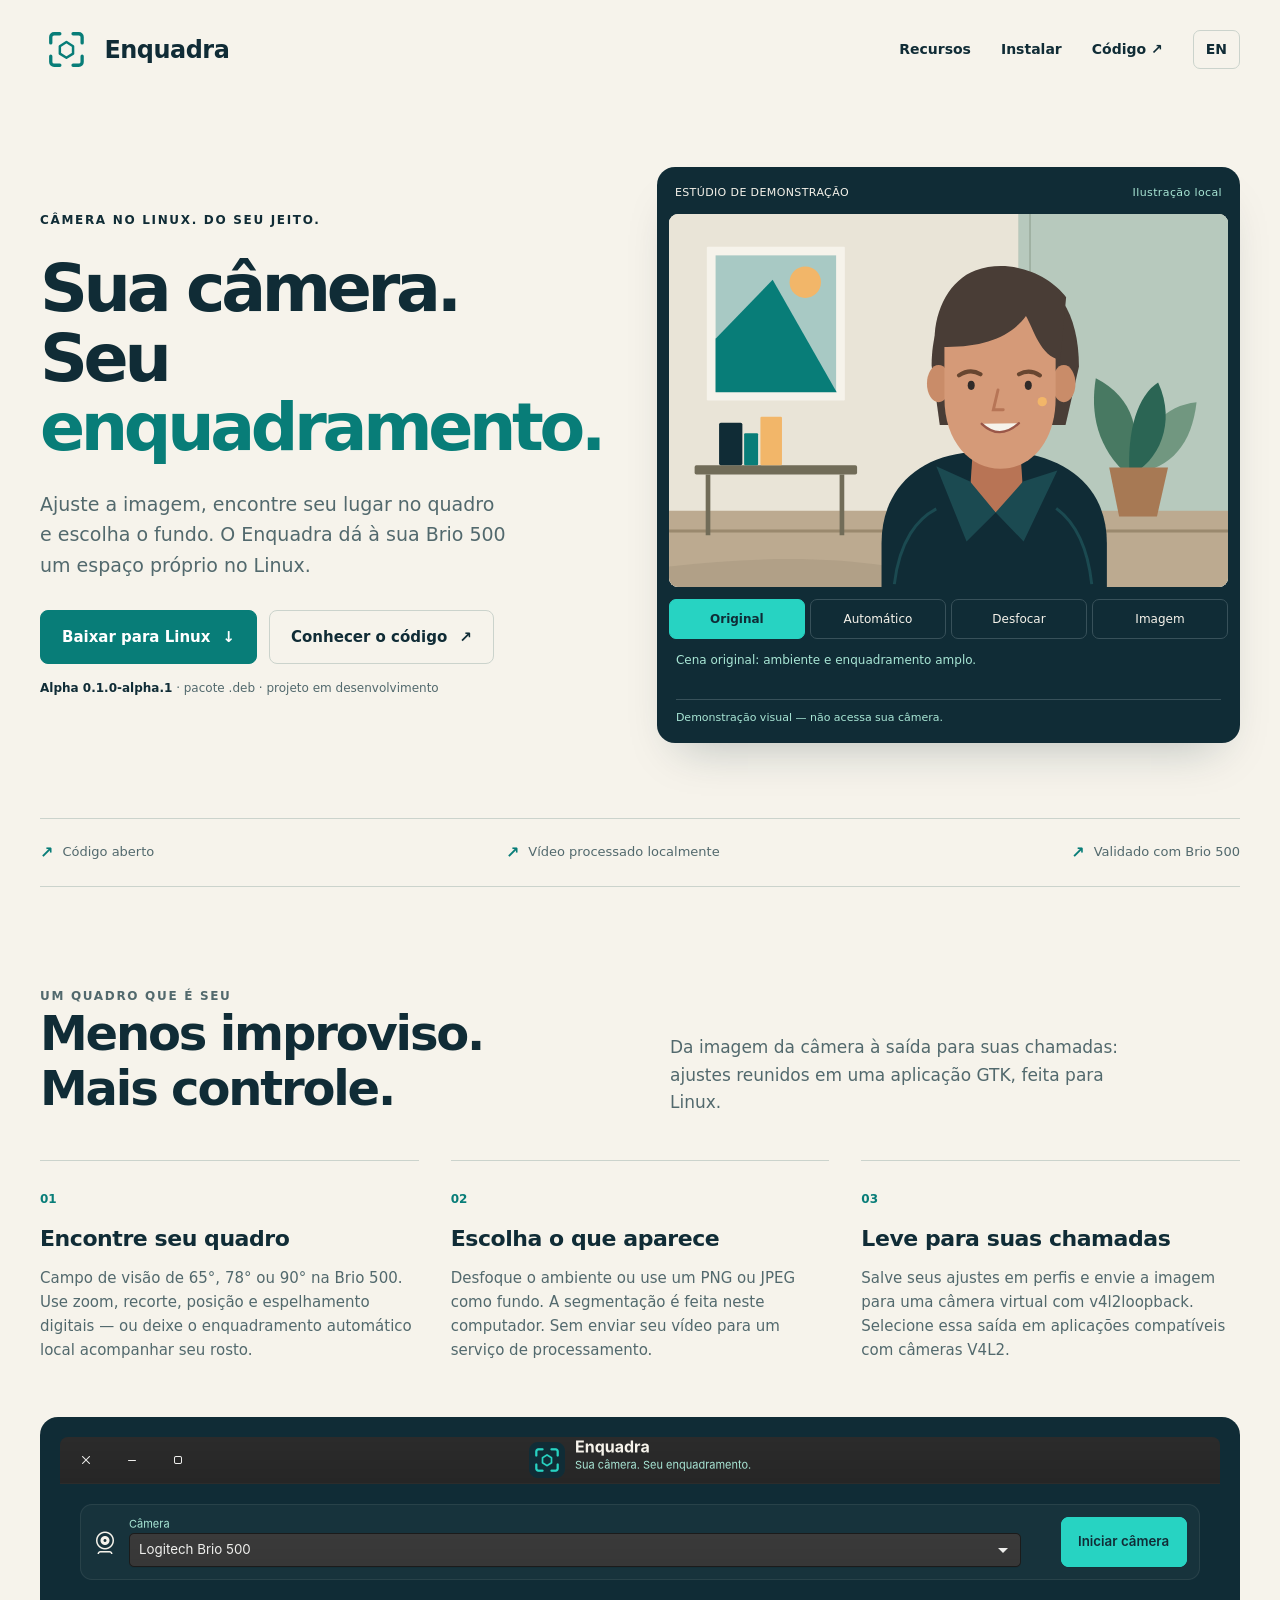
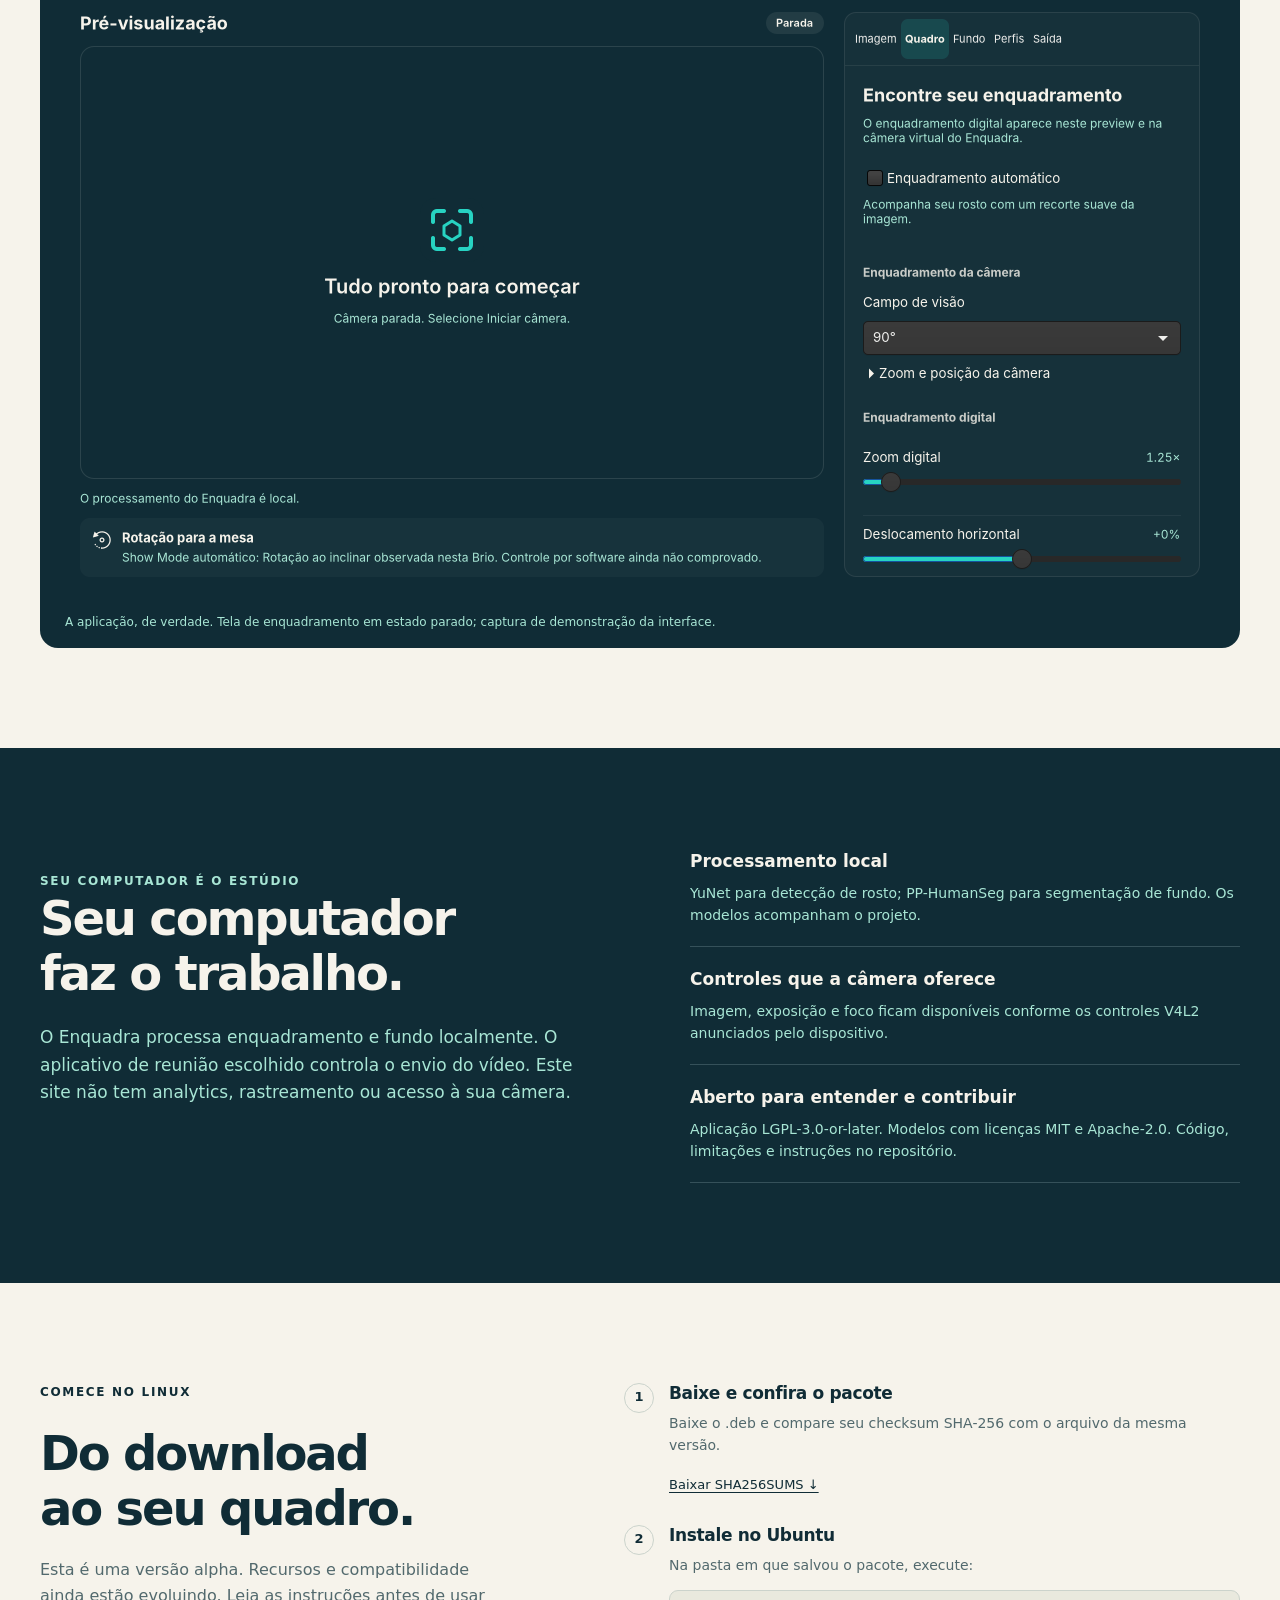
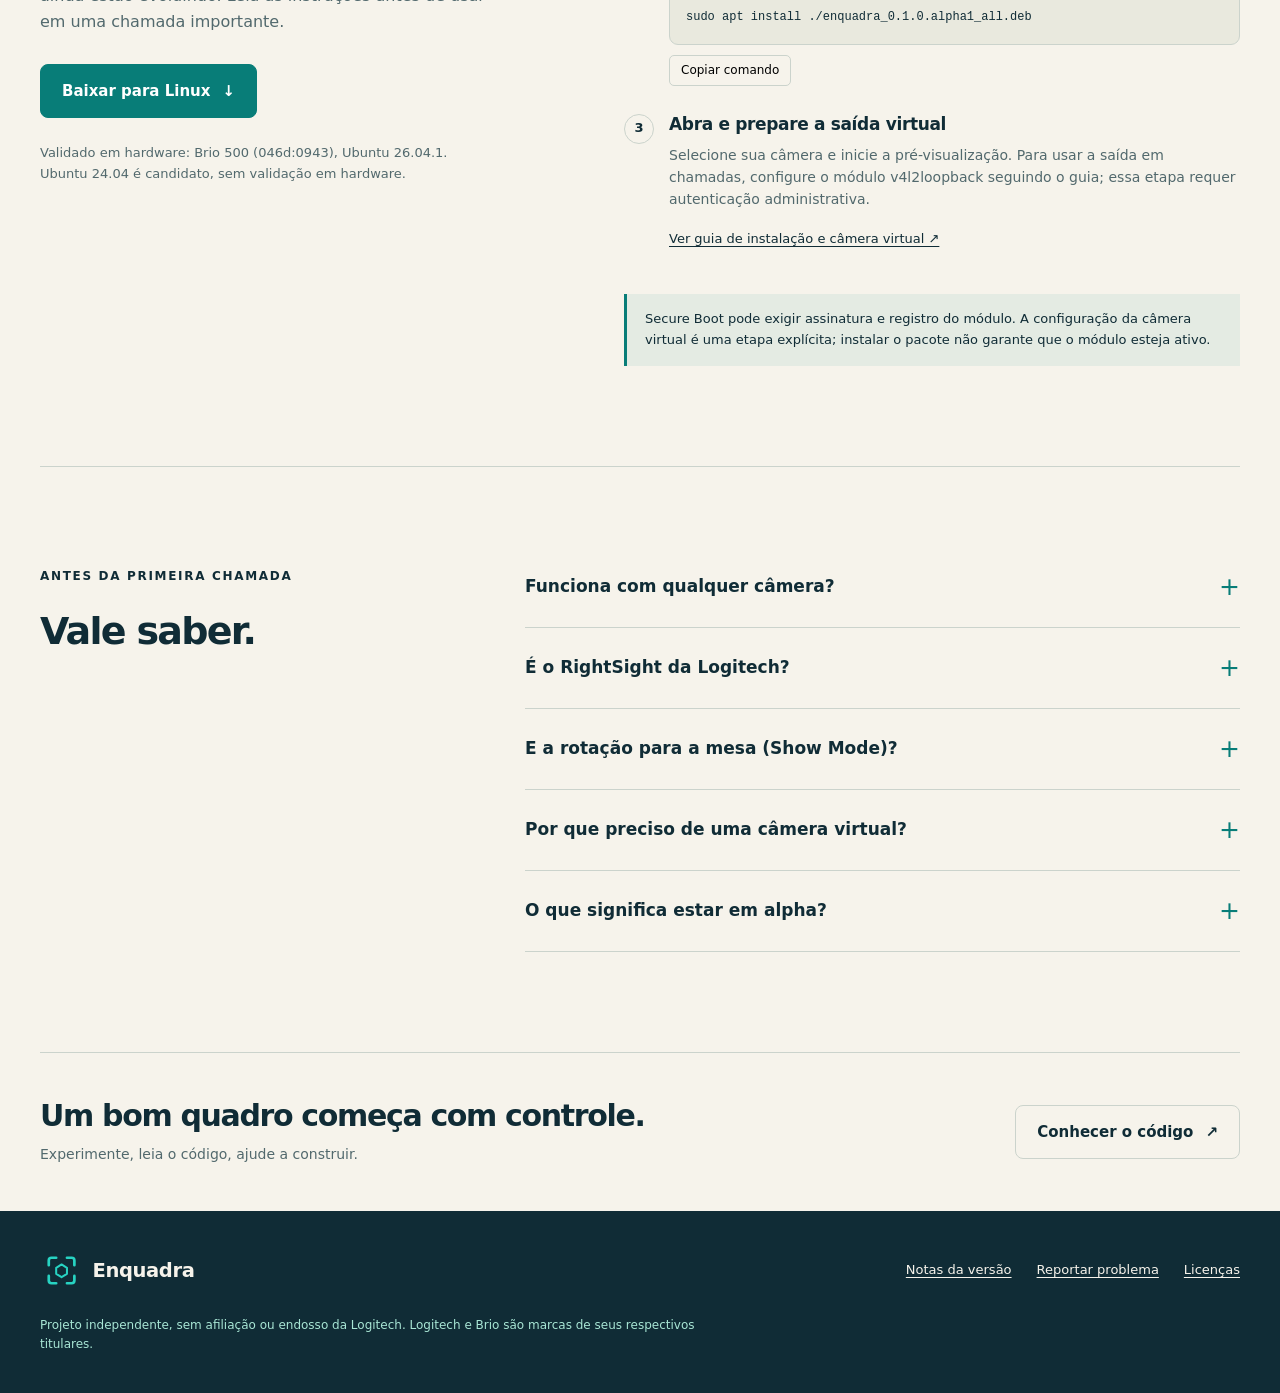
<file: docs/index.html>
<!doctype html>
<html lang="pt-BR">
<head>
<meta charset="utf-8"><meta name="viewport" content="width=device-width, initial-scale=1">
<title>Enquadra — Sua câmera. Seu enquadramento.</title><meta name="description" content="Controle sua Brio 500 no Linux. Enquadramento automático, fundos e câmera virtual com processamento local. Projeto independente e open-source, em alpha.">
<meta name="theme-color" content="#102C36"><link rel="canonical" href="https://caiolombello.github.io/enquadra/">
<link rel="alternate" hreflang="pt-BR" href="https://caiolombello.github.io/enquadra/"><link rel="alternate" hreflang="en" href="https://caiolombello.github.io/enquadra/en/"><link rel="alternate" hreflang="x-default" href="https://caiolombello.github.io/enquadra/">
<meta property="og:type" content="website"><meta property="og:title" content="Enquadra — Sua câmera. Seu enquadramento."><meta property="og:description" content="Controle sua Brio 500 no Linux. Enquadramento automático, fundos e câmera virtual com processamento local. Projeto independente e open-source, em alpha."><meta property="og:url" content="https://caiolombello.github.io/enquadra/"><meta property="og:site_name" content="Enquadra"><meta property="og:locale" content="pt_BR"><meta property="og:locale:alternate" content="en_US"><meta property="og:image" content="https://caiolombello.github.io/enquadra/assets/social-pt.png"><meta property="og:image:width" content="1200"><meta property="og:image:height" content="630"><meta property="og:image:alt" content="Enquadra — Sua câmera. Seu enquadramento."><meta name="twitter:card" content="summary_large_image">
<link rel="icon" type="image/svg+xml" href="assets/favicon.svg"><link rel="stylesheet" href="assets/site.css"><script src="assets/site.js" defer></script>
<script type="application/ld+json">{"@context": "https://schema.org", "@type": "SoftwareApplication", "name": "Enquadra", "operatingSystem": "Linux", "applicationCategory": "MultimediaApplication", "softwareVersion": "0.1.0-alpha.1", "url": "https://caiolombello.github.io/enquadra/", "downloadUrl": "https://github.com/caiolombello/enquadra/releases/download/v0.1.0-alpha.1/enquadra_0.1.0.alpha1_all.deb", "license": "https://github.com/caiolombello/enquadra/blob/main/COPYING.LESSER", "description": "Controle sua Brio 500 no Linux. Enquadramento automático, fundos e câmera virtual com processamento local. Projeto independente e open-source, em alpha.", "offers": {"@type": "Offer", "price": "0", "priceCurrency": "USD"}}</script>
</head>
<body><a class="skip" href="#main">Pular para o conteúdo</a>
<header class="header wrap"><a href="./" aria-label="Enquadra"><img class="logo" src="assets/wordmark-light.svg" width="230" height="64" alt="Enquadra"></a><nav aria-label="Navegação principal"><a class="desktop-link" href="#features">Recursos</a><a href="#install">Instalar</a><a class="desktop-link" href="https://github.com/caiolombello/enquadra">Código ↗</a><a class="language" href="en/" lang="en" aria-label="Read in English">EN</a></nav></header>
<main id="main">
<section class="hero wrap" aria-labelledby="hero-title"><div><p class="eyebrow">Câmera no Linux. Do seu jeito.</p><h1 id="hero-title">Sua câmera.<br>Seu <em>enquadramento.</em></h1><p class="intro">Ajuste a imagem, encontre seu lugar no quadro e escolha o fundo. O Enquadra dá à sua Brio 500 um espaço próprio no Linux.</p><div class="actions"><a class="button" href="https://github.com/caiolombello/enquadra/releases/download/v0.1.0-alpha.1/enquadra_0.1.0.alpha1_all.deb">Baixar para Linux <span aria-hidden="true">↓</span></a><a class="button secondary" href="https://github.com/caiolombello/enquadra">Conhecer o código <span aria-hidden="true">↗</span></a></div><p class="release-note"><strong>Alpha 0.1.0-alpha.1</strong> · pacote .deb · projeto em desenvolvimento</p></div>
<div class="demo dark"><div class="demo-top"><span>ESTÚDIO DE DEMONSTRAÇÃO</span><span>Ilustração local</span></div><div class="scene" data-mode="original" role="img" aria-label="Pessoa ilustrada em um ambiente de trabalho; simulação visual dos efeitos de enquadramento e fundo."><div class="scene-inner"><img class="room" src="assets/room.svg" alt="" width="960" height="640"><img class="landscape" src="assets/landscape.svg" alt="" width="960" height="640"><img src="assets/person.svg" alt="" width="960" height="640"></div><div class="frame"></div></div><div class="demo-controls" role="group" aria-label="Modos da demonstração visual" hidden><button type="button" data-mode="original" aria-pressed="true">Original</button><button type="button" data-mode="auto" aria-pressed="false">Automático</button><button type="button" data-mode="blur" aria-pressed="false">Desfocar</button><button type="button" data-mode="image" aria-pressed="false">Imagem</button></div><p class="demo-description" aria-live="polite" aria-atomic="true">Cena original: ambiente e enquadramento amplo.</p><noscript><span class="nojs">Ative JavaScript para experimentar os quatro modos da ilustração.</span></noscript><p class="demo-disclaimer">Demonstração visual — não acessa sua câmera.</p></div></section>
<div class="proof wrap"><span><b aria-hidden="true">↗</b>Código aberto</span><span><b aria-hidden="true">↗</b>Vídeo processado localmente</span><span><b aria-hidden="true">↗</b>Validado com Brio 500</span></div>
<section class="section wrap" id="features" aria-labelledby="features-title"><div class="section-heading"><div><p class="eyebrow">UM QUADRO QUE É SEU</p><h2 id="features-title">Menos improviso.<br>Mais controle.</h2></div><p>Da imagem da câmera à saída para suas chamadas: ajustes reunidos em uma aplicação GTK, feita para Linux.</p></div><div class="features"><article class="feature"><span class="number">01</span><h3>Encontre seu quadro</h3><p>Campo de visão de 65°, 78° ou 90° na Brio 500. Use zoom, recorte, posição e espelhamento digitais — ou deixe o enquadramento automático local acompanhar seu rosto.</p></article><article class="feature"><span class="number">02</span><h3>Escolha o que aparece</h3><p>Desfoque o ambiente ou use um PNG ou JPEG como fundo. A segmentação é feita neste computador. Sem enviar seu vídeo para um serviço de processamento.</p></article><article class="feature"><span class="number">03</span><h3>Leve para suas chamadas</h3><p>Salve seus ajustes em perfis e envie a imagem para uma câmera virtual com v4l2loopback. Selecione essa saída em aplicações compatíveis com câmeras V4L2.</p></article></div><figure class="product"><img src="assets/app-pt.png" width="1160" height="760" alt="Interface real do Enquadra em português, no tema escuro, com a câmera parada e controles de enquadramento visíveis." loading="lazy"><figcaption>A aplicação, de verdade. Tela de enquadramento em estado parado; captura de demonstração da interface.</figcaption></figure></section>
<section class="section dark" aria-labelledby="local-title"><div class="wrap local"><div><p class="eyebrow">SEU COMPUTADOR É O ESTÚDIO</p><h2 id="local-title">Seu computador<br>faz o trabalho.</h2><p>O Enquadra processa enquadramento e fundo localmente. O aplicativo de reunião escolhido controla o envio do vídeo. Este site não tem analytics, rastreamento ou acesso à sua câmera.</p></div><ul><li><b>Processamento local</b><small>YuNet para detecção de rosto; PP-HumanSeg para segmentação de fundo. Os modelos acompanham o projeto.</small></li><li><b>Controles que a câmera oferece</b><small>Imagem, exposição e foco ficam disponíveis conforme os controles V4L2 anunciados pelo dispositivo.</small></li><li><b>Aberto para entender e contribuir</b><small>Aplicação LGPL-3.0-or-later. Modelos com licenças MIT e Apache-2.0. Código, limitações e instruções no repositório.</small></li></ul></div></section>
<section class="section wrap" id="install" aria-labelledby="install-title"><div class="install-grid"><div><p class="eyebrow">COMECE NO LINUX</p><h2 id="install-title">Do download<br>ao seu quadro.</h2><p class="intro">Esta é uma versão alpha. Recursos e compatibilidade ainda estão evoluindo. Leia as instruções antes de usar em uma chamada importante.</p><a class="button" href="https://github.com/caiolombello/enquadra/releases/download/v0.1.0-alpha.1/enquadra_0.1.0.alpha1_all.deb">Baixar para Linux <span aria-hidden="true">↓</span></a><p class="platform">Validado em hardware: Brio 500 (046d:0943), Ubuntu 26.04.1.<br>Ubuntu 24.04 é candidato, sem validação em hardware.</p></div><div><ol class="install-steps"><li><h3>Baixe e confira o pacote</h3><p>Baixe o .deb e compare seu checksum SHA-256 com o arquivo da mesma versão.</p><a class="small-link" href="https://github.com/caiolombello/enquadra/releases/download/v0.1.0-alpha.1/SHA256SUMS">Baixar SHA256SUMS ↓</a></li><li><h3>Instale no Ubuntu</h3><p>Na pasta em que salvou o pacote, execute:</p><pre class="code"><code id="install-command">sudo apt install ./enquadra_0.1.0.alpha1_all.deb</code></pre><div class="copy-row"><button class="copy" type="button" data-copy hidden>Copiar comando</button><span class="copy-status" role="status"></span></div></li><li><h3>Abra e prepare a saída virtual</h3><p>Selecione sua câmera e inicie a pré-visualização. Para usar a saída em chamadas, configure o módulo v4l2loopback seguindo o guia; essa etapa requer autenticação administrativa.</p><a class="small-link" href="https://github.com/caiolombello/enquadra#readme">Ver guia de instalação e câmera virtual ↗</a></li></ol><p class="compatibility">Secure Boot pode exigir assinatura e registro do módulo. A configuração da câmera virtual é uma etapa explícita; instalar o pacote não garante que o módulo esteja ativo.</p></div></div></section>
<section class="section faq wrap" aria-labelledby="faq-title"><div class="faq-layout"><div><p class="eyebrow">ANTES DA PRIMEIRA CHAMADA</p><h2 id="faq-title">Vale saber.</h2></div><div><details><summary>Funciona com qualquer câmera?</summary><p>A validação em hardware foi feita com a Logitech Brio 500 (046d:0943). Outras câmeras V4L2 podem apresentar controles diferentes e ainda não têm compatibilidade prometida. Ubuntu 24.04 também aguarda validação em hardware.</p></details><details><summary>É o RightSight da Logitech?</summary><p>O enquadramento automático do Enquadra é feito por software local, com detecção de rosto e recorte digital. Não é o RightSight nativo da câmera. HDR e controles proprietários não são oferecidos.</p></details><details><summary>E a rotação para a mesa (Show Mode)?</summary><p>A rotação automática ao inclinar a Brio foi observada pelo usuário, como comportamento do firmware. O Enquadra não oferece um controle proprietário para ativar ou desativar Show Mode.</p></details><details><summary>Por que preciso de uma câmera virtual?</summary><p>Ela disponibiliza a imagem já recortada e com o fundo escolhido para outras aplicações. A saída usa v4l2loopback, um módulo do kernel que precisa ser configurado. A aplicação de chamadas precisa aceitar a câmera V4L2 e pode exigir permissão própria.</p></details><details><summary>O que significa estar em alpha?</summary><p>Esta versão ainda está em desenvolvimento e pode ter falhas ou mudanças de comportamento. A validação se limita ao hardware e sistema informados. Consulte as notas da versão e relate problemas no repositório.</p></details></div></div></section>
<section class="closing wrap" aria-labelledby="closing-title"><div><h2 id="closing-title">Um bom quadro começa com controle.</h2><p>Experimente, leia o código, ajude a construir.</p></div><a class="button secondary" href="https://github.com/caiolombello/enquadra">Conhecer o código <span aria-hidden="true">↗</span></a></section>
</main>
<footer class="footer"><div class="wrap"><div class="footer-top"><a href="./" aria-label="Enquadra"><img class="logo" src="assets/wordmark-dark.svg" width="230" height="64" alt="Enquadra"></a><nav aria-label="Links do projeto"><a href="https://github.com/caiolombello/enquadra/releases/tag/v0.1.0-alpha.1">Notas da versão</a><a href="https://github.com/caiolombello/enquadra/issues">Reportar problema</a><a href="https://github.com/caiolombello/enquadra#readme">Licenças</a></nav></div><p>Projeto independente, sem afiliação ou endosso da Logitech. Logitech e Brio são marcas de seus respectivos titulares.</p></div></footer>
</body></html>
</file>
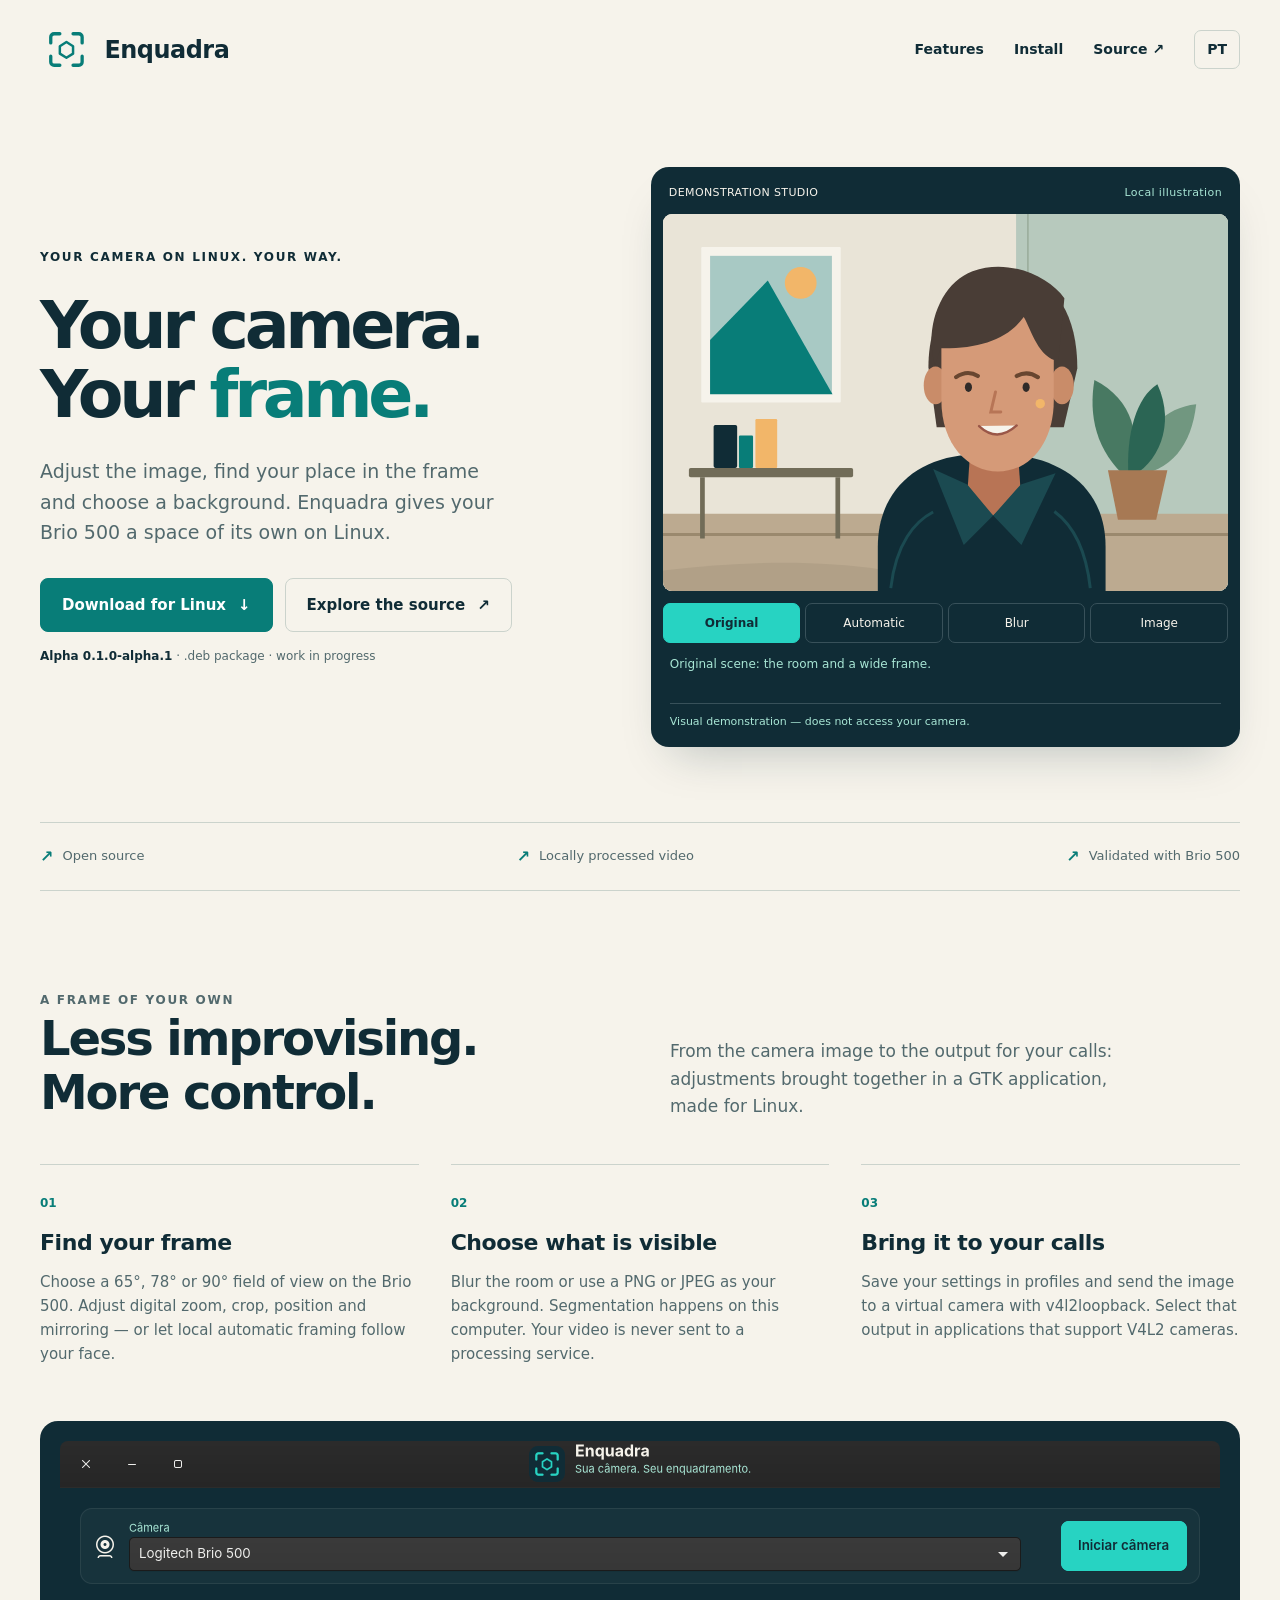
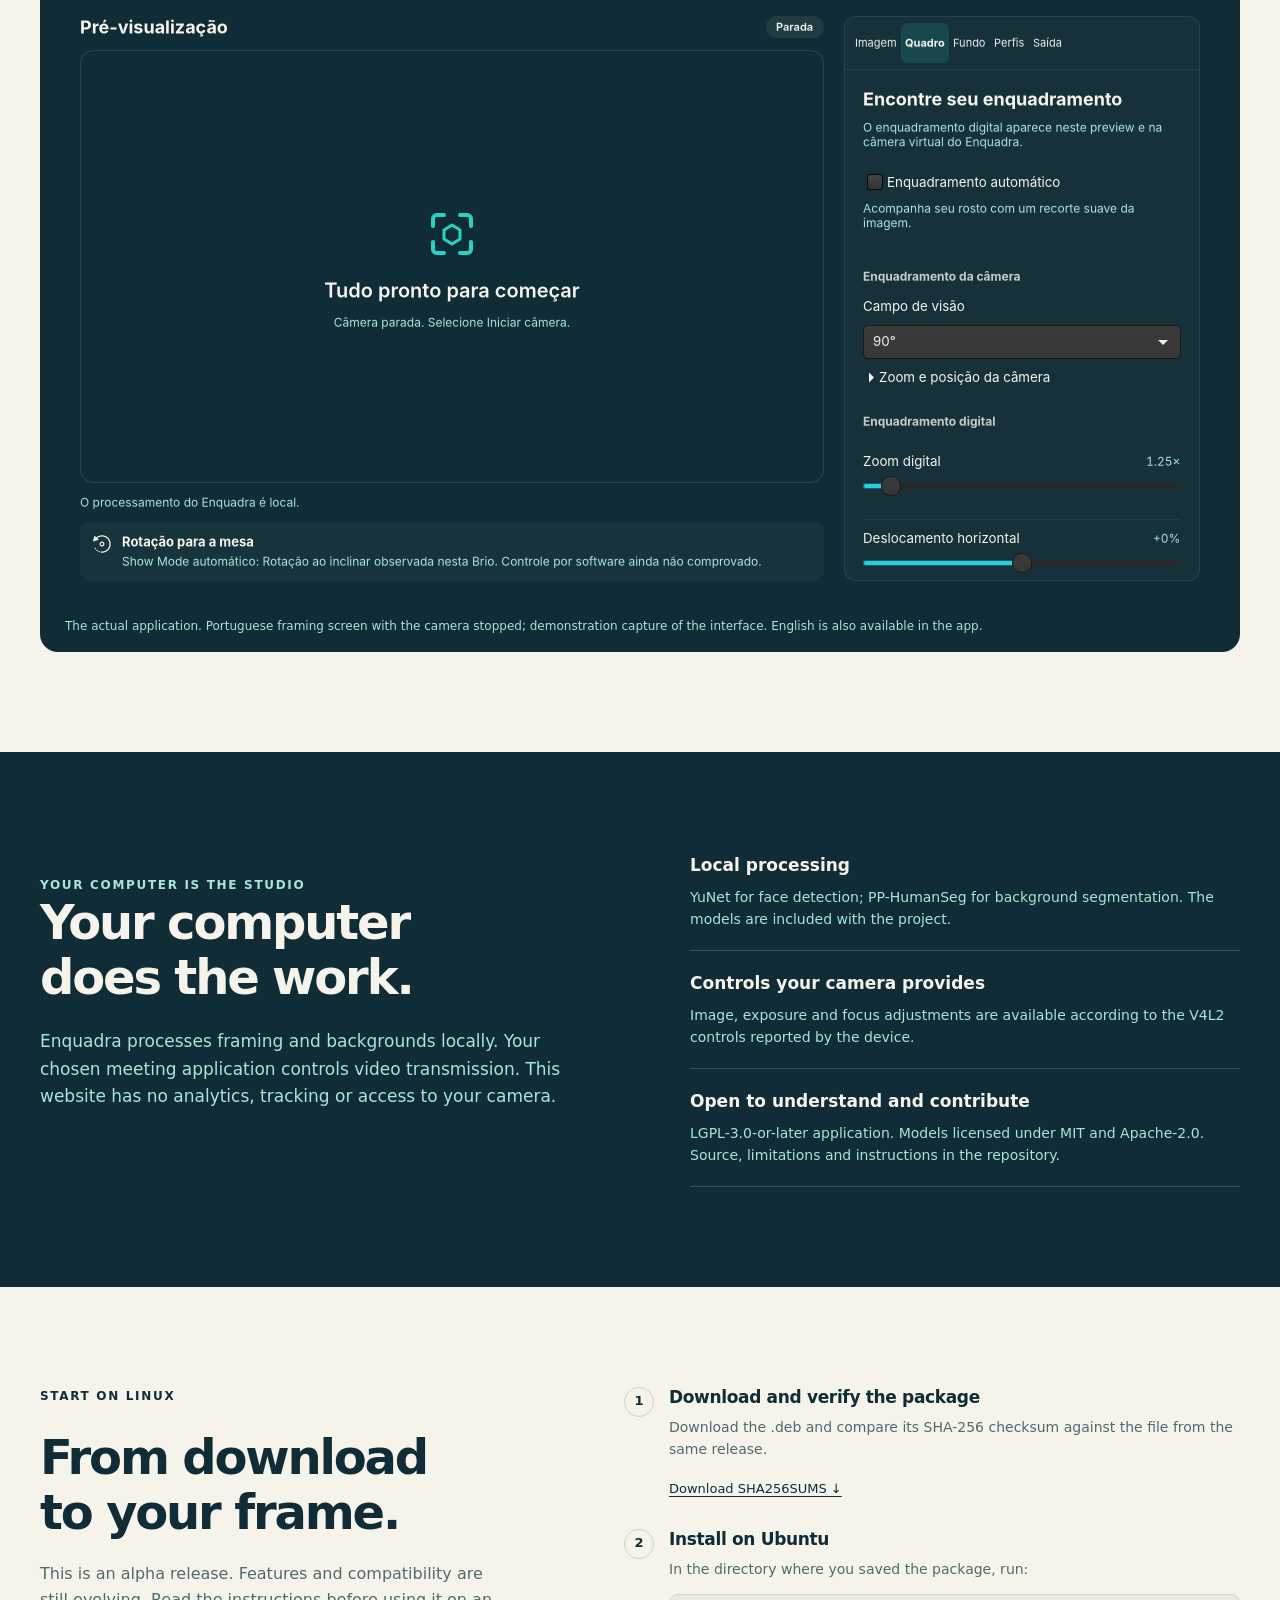
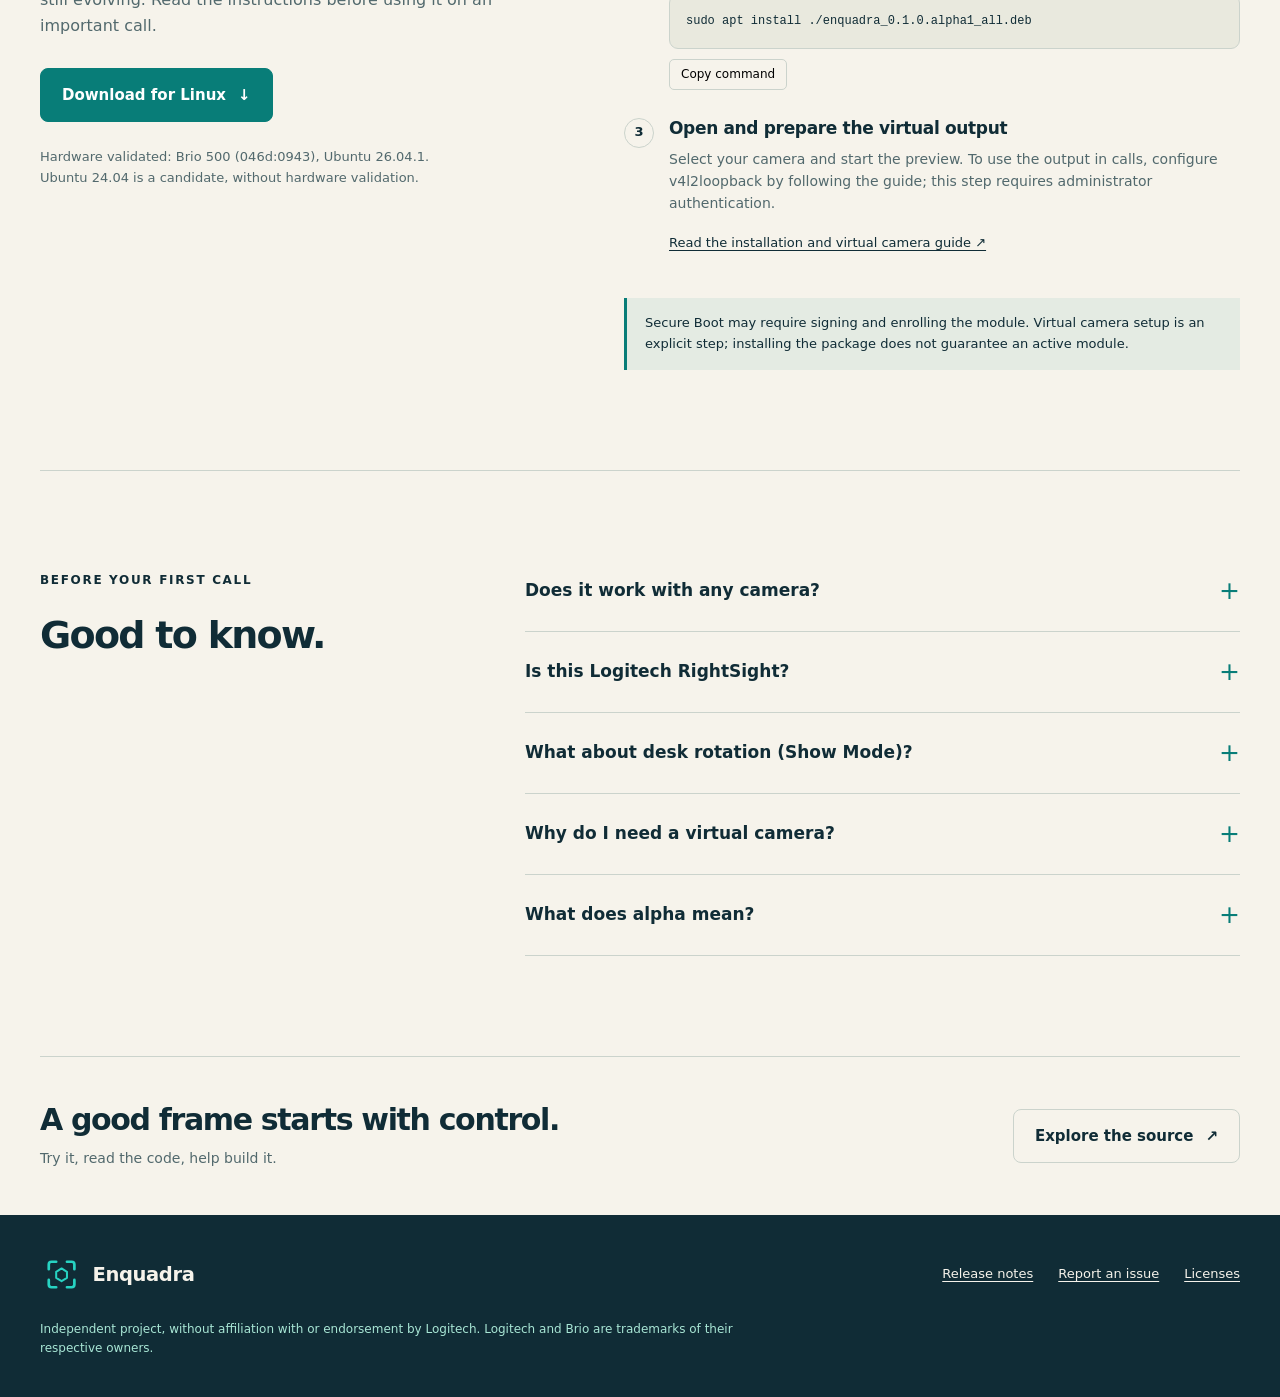
<file: docs/en/index.html>
<!doctype html>
<html lang="en">
<head>
<meta charset="utf-8"><meta name="viewport" content="width=device-width, initial-scale=1">
<title>Enquadra — Your camera. Your frame.</title><meta name="description" content="Control your Brio 500 on Linux. Automatic framing, backgrounds and a virtual camera with local processing. Independent open-source project, in alpha.">
<meta name="theme-color" content="#102C36"><link rel="canonical" href="https://caiolombello.github.io/enquadra/en/">
<link rel="alternate" hreflang="pt-BR" href="https://caiolombello.github.io/enquadra/"><link rel="alternate" hreflang="en" href="https://caiolombello.github.io/enquadra/en/"><link rel="alternate" hreflang="x-default" href="https://caiolombello.github.io/enquadra/">
<meta property="og:type" content="website"><meta property="og:title" content="Enquadra — Your camera. Your frame."><meta property="og:description" content="Control your Brio 500 on Linux. Automatic framing, backgrounds and a virtual camera with local processing. Independent open-source project, in alpha."><meta property="og:url" content="https://caiolombello.github.io/enquadra/en/"><meta property="og:site_name" content="Enquadra"><meta property="og:locale" content="en_US"><meta property="og:locale:alternate" content="pt_BR"><meta property="og:image" content="https://caiolombello.github.io/enquadra/assets/social-en.png"><meta property="og:image:width" content="1200"><meta property="og:image:height" content="630"><meta property="og:image:alt" content="Enquadra — Your camera. Your frame."><meta name="twitter:card" content="summary_large_image">
<link rel="icon" type="image/svg+xml" href="../assets/favicon.svg"><link rel="stylesheet" href="../assets/site.css"><script src="../assets/site.js" defer></script>
<script type="application/ld+json">{"@context": "https://schema.org", "@type": "SoftwareApplication", "name": "Enquadra", "operatingSystem": "Linux", "applicationCategory": "MultimediaApplication", "softwareVersion": "0.1.0-alpha.1", "url": "https://caiolombello.github.io/enquadra/en/", "downloadUrl": "https://github.com/caiolombello/enquadra/releases/download/v0.1.0-alpha.1/enquadra_0.1.0.alpha1_all.deb", "license": "https://github.com/caiolombello/enquadra/blob/main/COPYING.LESSER", "description": "Control your Brio 500 on Linux. Automatic framing, backgrounds and a virtual camera with local processing. Independent open-source project, in alpha.", "offers": {"@type": "Offer", "price": "0", "priceCurrency": "USD"}}</script>
</head>
<body><a class="skip" href="#main">Skip to content</a>
<header class="header wrap"><a href="../" aria-label="Enquadra"><img class="logo" src="../assets/wordmark-light.svg" width="230" height="64" alt="Enquadra"></a><nav aria-label="Main navigation"><a class="desktop-link" href="#features">Features</a><a href="#install">Install</a><a class="desktop-link" href="https://github.com/caiolombello/enquadra">Source ↗</a><a class="language" href="../" lang="pt-BR" aria-label="Ler em português">PT</a></nav></header>
<main id="main">
<section class="hero wrap" aria-labelledby="hero-title"><div><p class="eyebrow">Your camera on Linux. Your way.</p><h1 id="hero-title">Your camera.<br>Your <em>frame.</em></h1><p class="intro">Adjust the image, find your place in the frame and choose a background. Enquadra gives your Brio 500 a space of its own on Linux.</p><div class="actions"><a class="button" href="https://github.com/caiolombello/enquadra/releases/download/v0.1.0-alpha.1/enquadra_0.1.0.alpha1_all.deb">Download for Linux <span aria-hidden="true">↓</span></a><a class="button secondary" href="https://github.com/caiolombello/enquadra">Explore the source <span aria-hidden="true">↗</span></a></div><p class="release-note"><strong>Alpha 0.1.0-alpha.1</strong> · .deb package · work in progress</p></div>
<div class="demo dark"><div class="demo-top"><span>DEMONSTRATION STUDIO</span><span>Local illustration</span></div><div class="scene" data-mode="original" role="img" aria-label="Illustrated person in a workspace; visual simulation of framing and background effects."><div class="scene-inner"><img class="room" src="../assets/room.svg" alt="" width="960" height="640"><img class="landscape" src="../assets/landscape.svg" alt="" width="960" height="640"><img src="../assets/person.svg" alt="" width="960" height="640"></div><div class="frame"></div></div><div class="demo-controls" role="group" aria-label="Visual demonstration modes" hidden><button type="button" data-mode="original" aria-pressed="true">Original</button><button type="button" data-mode="auto" aria-pressed="false">Automatic</button><button type="button" data-mode="blur" aria-pressed="false">Blur</button><button type="button" data-mode="image" aria-pressed="false">Image</button></div><p class="demo-description" aria-live="polite" aria-atomic="true">Original scene: the room and a wide frame.</p><noscript><span class="nojs">Enable JavaScript to try the four illustration modes.</span></noscript><p class="demo-disclaimer">Visual demonstration — does not access your camera.</p></div></section>
<div class="proof wrap"><span><b aria-hidden="true">↗</b>Open source</span><span><b aria-hidden="true">↗</b>Locally processed video</span><span><b aria-hidden="true">↗</b>Validated with Brio 500</span></div>
<section class="section wrap" id="features" aria-labelledby="features-title"><div class="section-heading"><div><p class="eyebrow">A FRAME OF YOUR OWN</p><h2 id="features-title">Less improvising.<br>More control.</h2></div><p>From the camera image to the output for your calls: adjustments brought together in a GTK application, made for Linux.</p></div><div class="features"><article class="feature"><span class="number">01</span><h3>Find your frame</h3><p>Choose a 65°, 78° or 90° field of view on the Brio 500. Adjust digital zoom, crop, position and mirroring — or let local automatic framing follow your face.</p></article><article class="feature"><span class="number">02</span><h3>Choose what is visible</h3><p>Blur the room or use a PNG or JPEG as your background. Segmentation happens on this computer. Your video is never sent to a processing service.</p></article><article class="feature"><span class="number">03</span><h3>Bring it to your calls</h3><p>Save your settings in profiles and send the image to a virtual camera with v4l2loopback. Select that output in applications that support V4L2 cameras.</p></article></div><figure class="product"><img src="../assets/app-pt.png" width="1160" height="760" alt="Real Enquadra interface in Portuguese, dark theme, with the camera stopped and framing controls visible." loading="lazy"><figcaption>The actual application. Portuguese framing screen with the camera stopped; demonstration capture of the interface. English is also available in the app.</figcaption></figure></section>
<section class="section dark" aria-labelledby="local-title"><div class="wrap local"><div><p class="eyebrow">YOUR COMPUTER IS THE STUDIO</p><h2 id="local-title">Your computer<br>does the work.</h2><p>Enquadra processes framing and backgrounds locally. Your chosen meeting application controls video transmission. This website has no analytics, tracking or access to your camera.</p></div><ul><li><b>Local processing</b><small>YuNet for face detection; PP-HumanSeg for background segmentation. The models are included with the project.</small></li><li><b>Controls your camera provides</b><small>Image, exposure and focus adjustments are available according to the V4L2 controls reported by the device.</small></li><li><b>Open to understand and contribute</b><small>LGPL-3.0-or-later application. Models licensed under MIT and Apache-2.0. Source, limitations and instructions in the repository.</small></li></ul></div></section>
<section class="section wrap" id="install" aria-labelledby="install-title"><div class="install-grid"><div><p class="eyebrow">START ON LINUX</p><h2 id="install-title">From download<br>to your frame.</h2><p class="intro">This is an alpha release. Features and compatibility are still evolving. Read the instructions before using it on an important call.</p><a class="button" href="https://github.com/caiolombello/enquadra/releases/download/v0.1.0-alpha.1/enquadra_0.1.0.alpha1_all.deb">Download for Linux <span aria-hidden="true">↓</span></a><p class="platform">Hardware validated: Brio 500 (046d:0943), Ubuntu 26.04.1.<br>Ubuntu 24.04 is a candidate, without hardware validation.</p></div><div><ol class="install-steps"><li><h3>Download and verify the package</h3><p>Download the .deb and compare its SHA-256 checksum against the file from the same release.</p><a class="small-link" href="https://github.com/caiolombello/enquadra/releases/download/v0.1.0-alpha.1/SHA256SUMS">Download SHA256SUMS ↓</a></li><li><h3>Install on Ubuntu</h3><p>In the directory where you saved the package, run:</p><pre class="code"><code id="install-command">sudo apt install ./enquadra_0.1.0.alpha1_all.deb</code></pre><div class="copy-row"><button class="copy" type="button" data-copy hidden>Copy command</button><span class="copy-status" role="status"></span></div></li><li><h3>Open and prepare the virtual output</h3><p>Select your camera and start the preview. To use the output in calls, configure v4l2loopback by following the guide; this step requires administrator authentication.</p><a class="small-link" href="https://github.com/caiolombello/enquadra#readme">Read the installation and virtual camera guide ↗</a></li></ol><p class="compatibility">Secure Boot may require signing and enrolling the module. Virtual camera setup is an explicit step; installing the package does not guarantee an active module.</p></div></div></section>
<section class="section faq wrap" aria-labelledby="faq-title"><div class="faq-layout"><div><p class="eyebrow">BEFORE YOUR FIRST CALL</p><h2 id="faq-title">Good to know.</h2></div><div><details><summary>Does it work with any camera?</summary><p>Hardware validation was performed with the Logitech Brio 500 (046d:0943). Other V4L2 cameras may expose different controls and are not promised compatible yet. Ubuntu 24.04 also awaits hardware validation.</p></details><details><summary>Is this Logitech RightSight?</summary><p>Enquadra automatic framing runs in local software, using face detection and digital cropping. It is not the camera’s native RightSight. HDR and proprietary controls are not provided.</p></details><details><summary>What about desk rotation (Show Mode)?</summary><p>Automatic rotation when tilting the Brio was observed by the user as firmware behavior. Enquadra does not offer a proprietary control to turn Show Mode on or off.</p></details><details><summary>Why do I need a virtual camera?</summary><p>It makes the cropped image and selected background available to other applications. Output uses v4l2loopback, a kernel module that needs configuration. Your calling application must accept the V4L2 camera and may require its own permission.</p></details><details><summary>What does alpha mean?</summary><p>This release is still in development and may have bugs or behavioral changes. Validation is limited to the hardware and system listed here. Check the release notes and report issues in the repository.</p></details></div></div></section>
<section class="closing wrap" aria-labelledby="closing-title"><div><h2 id="closing-title">A good frame starts with control.</h2><p>Try it, read the code, help build it.</p></div><a class="button secondary" href="https://github.com/caiolombello/enquadra">Explore the source <span aria-hidden="true">↗</span></a></section>
</main>
<footer class="footer"><div class="wrap"><div class="footer-top"><a href="../" aria-label="Enquadra"><img class="logo" src="../assets/wordmark-dark.svg" width="230" height="64" alt="Enquadra"></a><nav aria-label="Project links"><a href="https://github.com/caiolombello/enquadra/releases/tag/v0.1.0-alpha.1">Release notes</a><a href="https://github.com/caiolombello/enquadra/issues">Report an issue</a><a href="https://github.com/caiolombello/enquadra#readme">Licenses</a></nav></div><p>Independent project, without affiliation with or endorsement by Logitech. Logitech and Brio are trademarks of their respective owners.</p></div></footer>
</body></html>
</file>
<file: docs/assets/site.css>
:root{--ink:#102c36;--paper:#f6f3eb;--aqua:#27d3c2;--mint:#a8e6d5;--teal:#087d78;--muted:#52696d;--amber:#f2b669;--line:#cbd3cc;--radius:18px;color-scheme:light}*{box-sizing:border-box}html{scroll-behavior:smooth;scroll-padding-top:2rem}body{margin:0;background:var(--paper);color:var(--ink);font-family:system-ui,-apple-system,BlinkMacSystemFont,"Segoe UI",sans-serif;font-size:17px;line-height:1.6}a{color:inherit;text-underline-offset:.23em}button{font:inherit}a,button,summary{touch-action:manipulation}a:focus-visible,button:focus-visible,summary:focus-visible{outline:3px solid var(--teal);outline-offset:5px}.dark a:focus-visible,.dark button:focus-visible{outline-color:var(--aqua)}.skip{position:fixed;top:12px;left:12px;z-index:99;background:var(--paper);padding:12px;transform:translateY(-160%)}.skip:focus{transform:none}.wrap{width:min(1200px,calc(100% - 80px));margin-inline:auto}.header{display:flex;align-items:center;justify-content:space-between;gap:28px;padding-block:23px}.logo{display:block;width:190px;height:auto}.header nav{display:flex;gap:30px;align-items:center;font-size:14px;font-weight:600}.header nav a{text-decoration:none}.header nav a:hover{text-decoration:underline}.language{border:1px solid var(--line);padding:7px 12px;border-radius:7px}.eyebrow{font-size:12px;text-transform:uppercase;letter-spacing:.14em;font-weight:700;margin:0 0 24px}.hero{display:grid;grid-template-columns:1fr 1.06fr;gap:55px;align-items:center;padding-block:68px 75px}.hero h1{font-size:clamp(42px,5.2vw,69px);line-height:1.04;letter-spacing:-.065em;font-weight:700;margin:0 0 27px}.hero h1 em{font-style:normal;color:var(--teal)}.intro{font-size:19px;line-height:1.6;max-width:470px;color:var(--muted);margin:0 0 30px}.actions{display:flex;gap:12px;flex-wrap:wrap;align-items:center}.button{display:inline-flex;align-items:center;justify-content:center;gap:12px;padding:14px 21px;border-radius:8px;min-height:50px;text-decoration:none;font-size:15px;font-weight:650;border:1px solid var(--teal);background:var(--teal);color:white}.button:hover{background:var(--ink);border-color:var(--ink)}.button.secondary{color:var(--ink);background:transparent;border-color:var(--line)}.button.secondary:hover{border-color:var(--ink)}.release-note{font-size:12px;color:var(--muted);margin:15px 0 0}.release-note strong{color:var(--ink)}.demo{background:var(--ink);border-radius:var(--radius);padding:12px;color:var(--paper);box-shadow:0 24px 45px -22px #102c3645;position:relative}.demo-top{display:flex;justify-content:space-between;align-items:center;gap:10px;padding:5px 6px 13px;font-size:11px;letter-spacing:.035em}.demo-top span:last-child{color:var(--mint)}.scene{position:relative;aspect-ratio:3/2;overflow:hidden;border-radius:9px;background:#d8d4c7;isolation:isolate}.scene-inner{position:absolute;inset:0;transition:transform .6s ease}.scene img{position:absolute;inset:0;width:100%;height:100%;object-fit:cover}.scene .room{transition:filter .4s ease,opacity .4s ease}.scene .landscape{opacity:0;transition:opacity .4s ease}.frame{position:absolute;inset:14% 26% 12% 28%;border:1px solid #27d3c299;border-radius:15px;opacity:0;transition:opacity .4s ease;pointer-events:none}.frame:before,.frame:after{content:"";position:absolute;width:30px;height:30px;border-color:var(--aqua);border-style:solid}.frame:before{top:-2px;left:-2px;border-width:4px 0 0 4px;border-radius:13px 0 0}.frame:after{bottom:-2px;right:-2px;border-width:0 4px 4px 0;border-radius:0 0 13px}.scene[data-mode="auto"] .scene-inner{transform:scale(1.27) translate(-5%,7%)}.scene[data-mode="auto"] .frame{opacity:1}.scene[data-mode="blur"] .room{filter:blur(12px);transform:scale(1.06)}.scene[data-mode="image"] .landscape{opacity:1}.scene[data-mode="image"] .room{opacity:0}.demo-controls{display:flex;gap:5px;padding-top:12px;flex-wrap:wrap}.demo-controls button{flex:1;border:1px solid #38515a;border-radius:7px;background:transparent;color:var(--paper);padding:9px 7px;font-size:12px;cursor:pointer;white-space:nowrap;min-height:40px}.demo-controls button[aria-pressed="true"]{background:var(--aqua);color:var(--ink);border-color:var(--aqua);font-weight:700}.demo-description{font-size:12px;line-height:1.5;margin:12px 7px 4px;color:var(--mint);min-height:36px}.demo-disclaimer{font-size:11px;line-height:1.5;color:var(--mint);border-top:1px solid #38515a;margin:12px 7px 4px;padding-top:10px}.proof{border-block:1px solid var(--line);display:flex;justify-content:space-between;gap:22px;flex-wrap:wrap;padding-block:21px;font-size:13px;color:var(--muted)}.proof span{display:flex;gap:9px;align-items:center}.proof b{color:var(--teal);font-size:16px}.section{padding-block:100px}.section-heading{display:grid;grid-template-columns:1fr 1fr;gap:60px;align-items:end;margin-bottom:44px}.section-heading h2,h2{font-size:clamp(31px,3.9vw,48px);line-height:1.14;letter-spacing:-.045em;margin:0}.section-heading p{margin:0;max-width:480px;color:var(--muted)}.features{display:grid;grid-template-columns:repeat(3,1fr);gap:32px}.feature{border-top:1px solid var(--line);padding-top:23px}.feature .number{font-size:12px;font-weight:700;color:var(--teal)}h3{font-size:22px;line-height:1.25;letter-spacing:-.02em;margin:14px 0 13px}.feature p{font-size:15px;color:var(--muted);margin:0}.product{margin:55px 0 0;background:var(--ink);border-radius:var(--radius);padding:20px 20px 0;overflow:hidden}.product img{width:100%;height:auto;display:block;border-radius:8px 8px 0 0}.product figcaption{color:var(--mint);font-size:12px;padding:16px 5px}.dark{background:var(--ink);color:var(--paper)}.dark .eyebrow{color:var(--mint)}.local{display:grid;grid-template-columns:1fr 1fr;gap:100px;align-items:start}.local p{color:var(--mint);margin:24px 0 0}.local ul{margin:0;padding:0;list-style:none}.local li{padding:19px 0;border-bottom:1px solid #35515a;font-size:17px}.local li:first-child{padding-top:0}.local li small{display:block;color:var(--mint);font-size:14px;margin-top:7px}.local li b{font-weight:600}.install-grid{display:grid;grid-template-columns:.9fr 1.1fr;gap:80px}.install-grid .intro{margin-top:22px;font-size:16px}.platform{font-size:13px;color:var(--muted);margin-top:25px}.install-steps{counter-reset:step;list-style:none;padding:0;margin:0}.install-steps>li{position:relative;padding:0 0 28px 45px;counter-increment:step}.install-steps>li:before{content:counter(step);position:absolute;left:0;top:0;border:1px solid var(--line);border-radius:50%;width:28px;height:28px;text-align:center;font-size:13px;line-height:26px;font-weight:600}.install-steps h3{font-size:17px;margin:0 0 8px}.install-steps p{font-size:14px;color:var(--muted);margin:0 0 13px}.code{position:relative;border-radius:9px;background:#e9e9de;border:1px solid var(--line);padding:16px;overflow:auto;font-size:12px;line-height:1.8;white-space:pre-wrap;overflow-wrap:anywhere;font-family:ui-monospace,SFMono-Regular,Consolas,monospace;margin:0}.small-link{font-size:13px}.copy-row{display:flex;gap:15px;align-items:center;margin-top:10px;min-height:30px}.copy{background:transparent;border:1px solid var(--line);padding:5px 11px;border-radius:5px;font-size:12px;cursor:pointer}.copy-status{font-size:12px;color:var(--teal)}.compatibility{font-size:13px;background:#e4ebe3;border-left:3px solid var(--teal);padding:15px 18px;margin:15px 0 0}.faq{border-top:1px solid var(--line)}.faq-layout{display:grid;grid-template-columns:.7fr 1.3fr;gap:100px}.faq-layout h2{font-size:38px}.faq details{border-bottom:1px solid var(--line);padding:20px 0}.faq details:first-child{padding-top:0}.faq summary{font-size:17px;font-weight:600;cursor:pointer;list-style:none;display:flex;justify-content:space-between;gap:20px;align-items:center}.faq summary::-webkit-details-marker{display:none}.faq summary:after{content:"+";font-size:25px;color:var(--teal);font-weight:400}.faq details[open] summary:after{content:"−"}.faq details p{font-size:15px;color:var(--muted);margin:14px 25px 0 0}.closing{display:flex;justify-content:space-between;gap:40px;align-items:center;border-top:1px solid var(--line);padding-block:46px}.closing h2{font-size:30px}.closing p{font-size:14px;color:var(--muted);margin:10px 0 0}.footer{background:var(--ink);color:var(--paper);padding-block:38px}.footer-top{display:flex;justify-content:space-between;align-items:center;gap:25px;flex-wrap:wrap}.footer nav{display:flex;gap:25px;font-size:13px}.footer p{font-size:12px;color:var(--mint);max-width:700px;margin:24px 0 0}.footer .logo{width:155px}.notfound{min-height:65vh;display:flex;align-items:center}.notfound h1{font-size:70px;margin:0}.notfound p{max-width:500px}.nojs{display:block;font-size:12px;color:var(--mint);padding:8px}.demo-controls[hidden]{display:none}
@media(min-width:1400px){.hero{padding-block:95px 100px}}@media(max-width:980px){.wrap{width:calc(100% - 48px)}.hero{gap:28px}.hero h1{font-size:49px}.intro{font-size:17px}.header nav{gap:18px}.local,.faq-layout{gap:50px}.install-grid{gap:40px}.section{padding-block:75px}}@media(max-width:740px){.wrap{width:calc(100% - 36px)}.header{padding-block:16px;gap:12px}.logo{width:152px}.header nav{gap:12px}.header nav .desktop-link{display:none}.header nav a{font-size:12px}.hero{grid-template-columns:1fr;padding-block:40px 45px;gap:34px}.hero h1{font-size:clamp(43px,9vw,65px);max-width:570px}.eyebrow{margin-bottom:19px}.intro{max-width:520px}.demo{width:100%;max-width:580px}.proof{gap:14px;font-size:12px}.section-heading,.local,.install-grid,.faq-layout{grid-template-columns:1fr;gap:26px}.section-heading{margin-bottom:32px}.section-heading p{font-size:16px}.features{grid-template-columns:1fr;gap:29px}.feature p{max-width:520px}.product{margin-top:34px;padding:10px 10px 0}.product figcaption{font-size:11px}.local ul{margin-top:10px}.section{padding-block:58px}.install-grid{gap:34px}.faq-layout h2{font-size:33px}.closing{flex-direction:column;align-items:start;gap:22px}.footer nav{flex-wrap:wrap;gap:18px}.demo-description{min-height:36px}.demo-controls button{font-size:11px}.demo-top{font-size:10px}}@media(prefers-reduced-motion:reduce){html{scroll-behavior:auto}*,*:before,*:after{transition:none!important;animation:none!important}}
</file>
